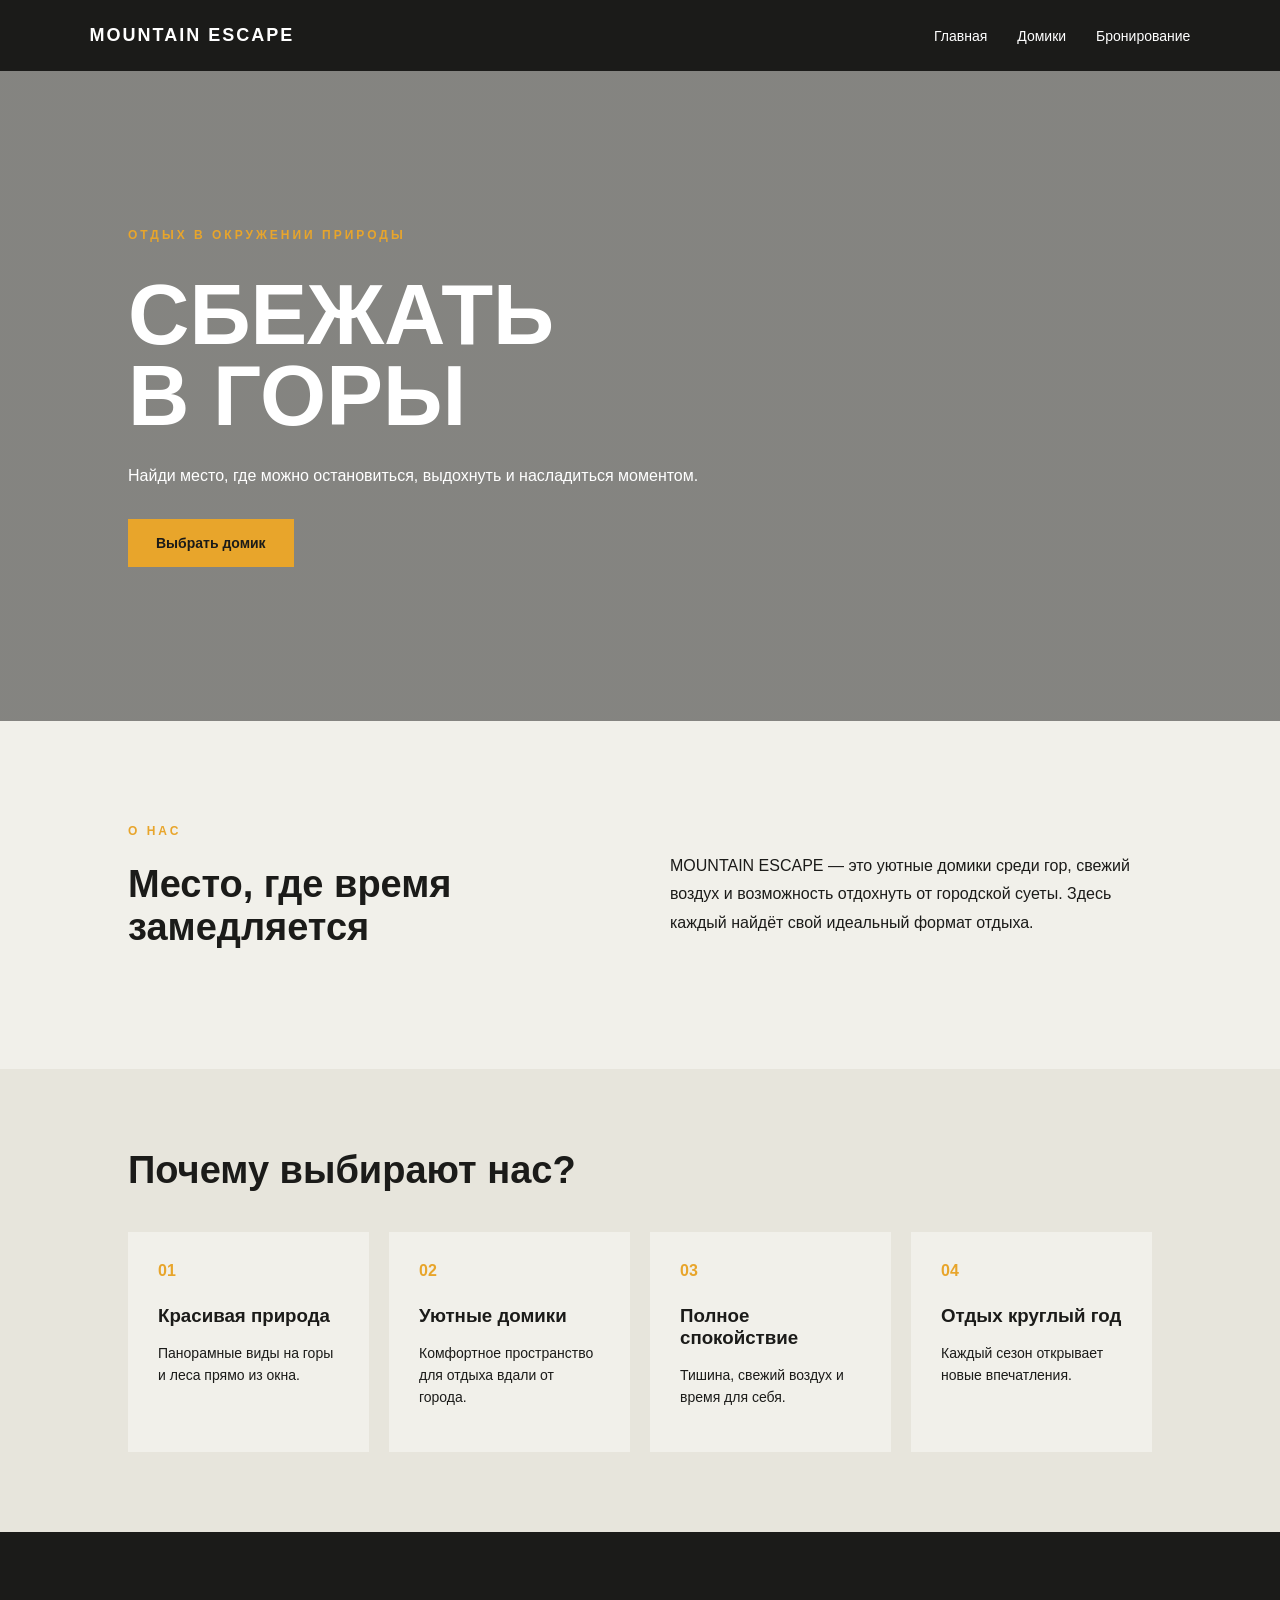
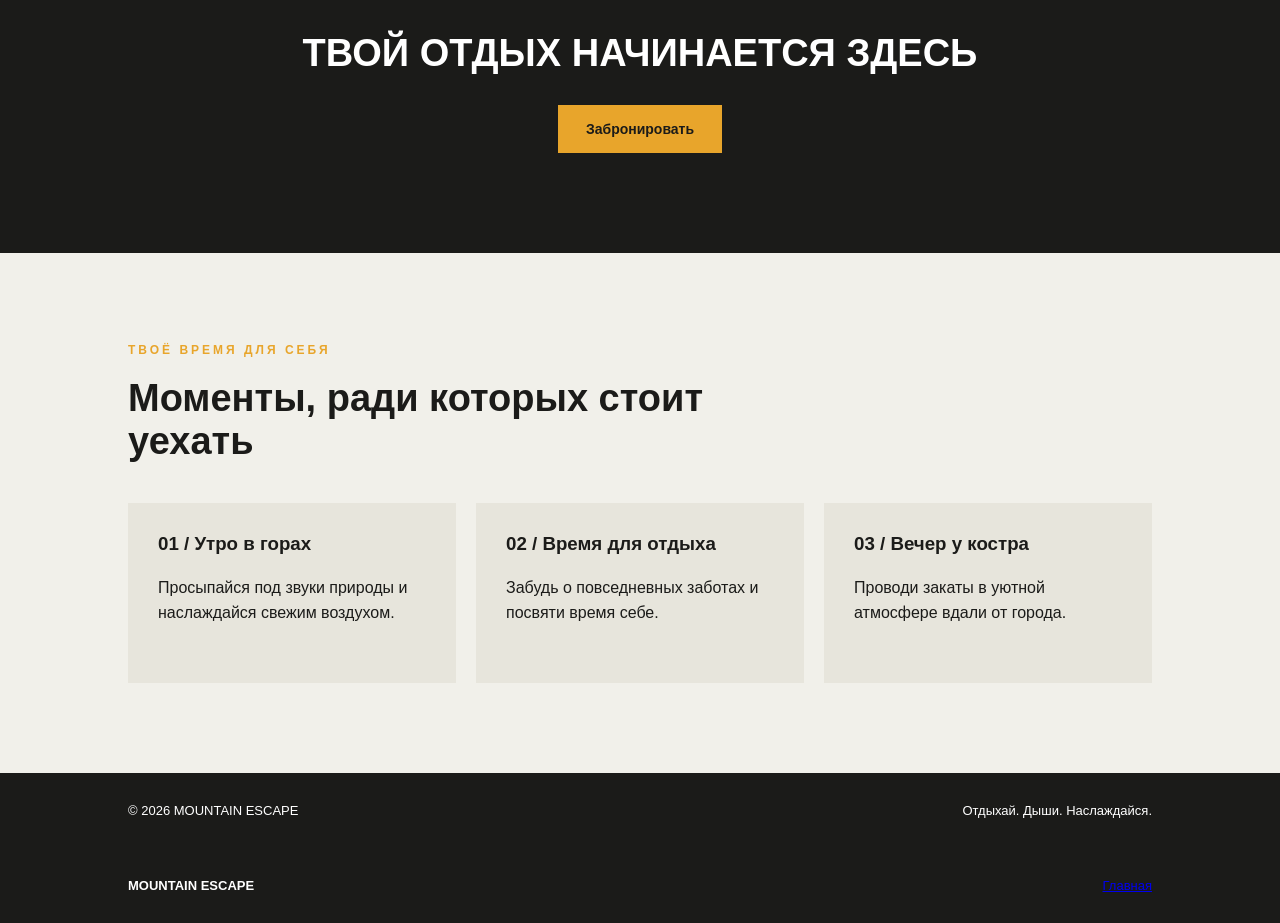
<file: index.html>
<!DOCTYPE html>
<html lang="ru">
<head>
    <meta charset="UTF-8">
    <meta name="viewport" content="width=device-width, initial-scale=1.0">
    <title>MOUNTAIN ESCAPE — Отдых в горах</title>
    <link rel="stylesheet" href="style.css">
</head>
<body>

<header>
    <div class="logo">MOUNTAIN ESCAPE</div>

    <nav>
        <a href="index.html">Главная</a>
        <a href="houses.html">Домики</a>
        <a href="booking.html">Бронирование</a>
    </nav>
</header>

<section class="hero">
    <div class="hero-content">
        <p class="small-title">ОТДЫХ В ОКРУЖЕНИИ ПРИРОДЫ</p>
        <h1>СБЕЖАТЬ<br>В ГОРЫ</h1>
        <p>Найди место, где можно остановиться, выдохнуть и насладиться моментом.</p>
        <a href="houses.html" class="button">Выбрать домик</a>
    </div>
</section>

<section class="about">
    <div>
        <p class="small-title">О НАС</p>
        <h2>Место, где время замедляется</h2>
    </div>

    <p>
        MOUNTAIN ESCAPE — это уютные домики среди гор,
        свежий воздух и возможность отдохнуть от городской суеты.
        Здесь каждый найдёт свой идеальный формат отдыха.
    </p>
</section>

<section class="features">
    <h2>Почему выбирают нас?</h2>

    <div class="cards">
        <div class="card">
            <span>01</span>
            <h3>Красивая природа</h3>
            <p>Панорамные виды на горы и леса прямо из окна.</p>
        </div>

        <div class="card">
            <span>02</span>
            <h3>Уютные домики</h3>
            <p>Комфортное пространство для отдыха вдали от города.</p>
        </div>

        <div class="card">
            <span>03</span>
            <h3>Полное спокойствие</h3>
            <p>Тишина, свежий воздух и время для себя.</p>
        </div>

        <div class="card">
            <span>04</span>
            <h3>Отдых круглый год</h3>
            <p>Каждый сезон открывает новые впечатления.</p>
        </div>
    </div>
</section>

<section class="banner">
    <h2>ТВОЙ ОТДЫХ НАЧИНАЕТСЯ ЗДЕСЬ</h2>
    <a href="booking.html" class="button">Забронировать</a>
</section>
<section class="moments">
    <p class="small-title">ТВОЁ ВРЕМЯ ДЛЯ СЕБЯ</p>
    <h2>Моменты, ради которых стоит уехать</h2>

    <div class="moments-cards">
        <div>
            <h3>01 / Утро в горах</h3>
            <p>Просыпайся под звуки природы и наслаждайся свежим воздухом.</p>
        </div>

        <div>
            <h3>02 / Время для отдыха</h3>
            <p>Забудь о повседневных заботах и посвяти время себе.</p>
        </div>

        <div>
            <h3>03 / Вечер у костра</h3>
            <p>Проводи закаты в уютной атмосфере вдали от города.</p>
        </div>
    </div>
</section>

<footer>
    <p>© 2026 MOUNTAIN ESCAPE</p>
    <p>Отдыхай. Дыши. Наслаждайся.</p>
</footer>

</body>
</html>

</main><footer class="footer"><strong>MOUNTAIN ESCAPE</strong><div class="footer-links"><a href="index.html">Главная</a><a
</file>
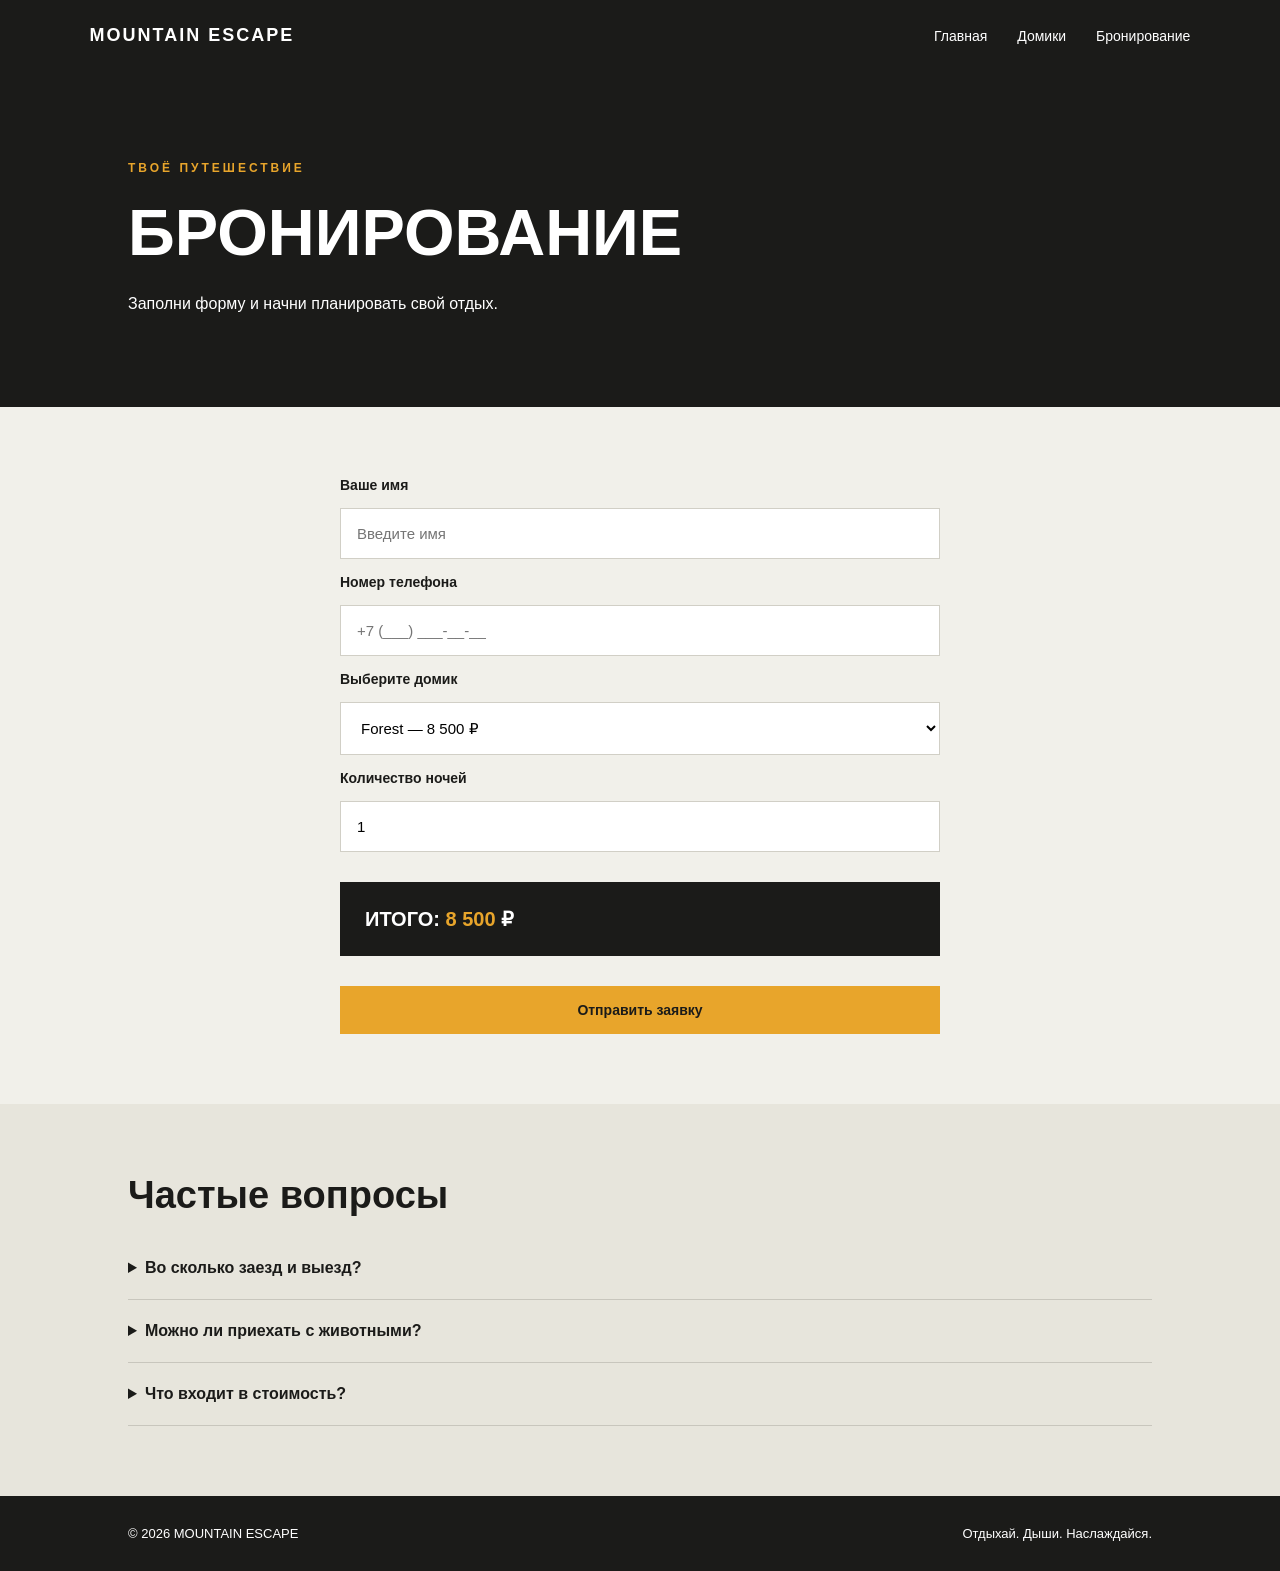
<file: booking.html>
<!DOCTYPE html>
<html lang="ru">
<head>
    <meta charset="UTF-8">
    <meta name="viewport" content="width=device-width, initial-scale=1.0">
    <title>Бронирование — MOUNTAIN ESCAPE</title>
    <link rel="stylesheet" href="style.css">
</head>
<body>

<header>
    <div class="logo">MOUNTAIN ESCAPE</div>

    <nav>
        <a href="index.html">Главная</a>
        <a href="houses.html">Домики</a>
        <a href="booking.html">Бронирование</a>
    </nav>
</header>

<section class="page-title">
    <p class="small-title">ТВОЁ ПУТЕШЕСТВИЕ</p>
    <h1>БРОНИРОВАНИЕ</h1>
    <p>Заполни форму и начни планировать свой отдых.</p>
</section>

<section class="booking">

    <form id="bookingForm">

        <label>Ваше имя</label>
        <input type="text" placeholder="Введите имя" required>

        <label>Номер телефона</label>
        <input type="tel" placeholder="+7 (___) ___-__-__" required>

        <label>Выберите домик</label>
        <select id="house">
            <option value="8500">Forest — 8 500 ₽</option>
            <option value="11000">Peak — 11 000 ₽</option>
            <option value="14500">A-Frame — 14 500 ₽</option>
        </select>

        <label>Количество ночей</label>
        <input type="number" id="nights" min="1" value="1">

        <div class="price">
            ИТОГО: <span id="total">8 500</span> ₽
        </div>

        <button type="submit" class="button">Отправить заявку</button>

    </form>

</section>

<section class="faq">
    <h2>Частые вопросы</h2>

    <details>
        <summary>Во сколько заезд и выезд?</summary>
        <p>Заезд с 14:00, выезд до 12:00.</p>
    </details>

    <details>
        <summary>Можно ли приехать с животными?</summary>
        <p>Возможность размещения с животными уточняется при бронировании.</p>
    </details>

    <details>
        <summary>Что входит в стоимость?</summary>
        <p>В стоимость входит проживание в выбранном домике.</p>
    </details>
</section>

<footer>
    <p>© 2026 MOUNTAIN ESCAPE</p>
    <p>Отдыхай. Дыши. Наслаждайся.</p>
</footer>

<script>
    let house = document.getElementById("house");
    let nights = document.getElementById("nights");
    let total = document.getElementById("total");

    function calculatePrice() {
        let price = Number(house.value);
        let count = Number(nights.value);

        if (count < 1) {
            count = 1;
            nights.value = 1;
        }

        total.textContent = (price * count).toLocaleString("ru-RU");
    }

    house.addEventListener("change", calculatePrice);
    nights.addEventListener("input", calculatePrice);

    document.getElementById("bookingForm").addEventListener("submit", function(event) {
        event.preventDefault();
        alert("Спасибо! Ваша заявка отправлена.");
    });
</script>

</body>
</html>
</file>
<file: style.css>
* {
    margin: 0;
    padding: 0;
    box-sizing: border-box;
}

body {
    font-family: 'Inter', sans-serif;
    background: #F1F0EA;
    color: #1B1B19;
}

/* ШАПКА */

header {
    background: #1B1B19;
    color: white;
    padding: 25px 7%;
    display: flex;
    justify-content: space-between;
    align-items: center;
}

.logo {
    font-size: 18px;
    font-weight: 800;
    letter-spacing: 2px;
}

nav {
    display: flex;
    gap: 30px;
}

nav a {
    color: white;
    text-decoration: none;
    font-size: 14px;
    transition: 0.3s;
}

nav a:hover {
    color: #E8A52B;
}

/* ГЛАВНЫЙ ЭКРАН */

.hero {
    min-height: 650px;
    background:
        linear-gradient(rgba(0,0,0,0.45), rgba(0,0,0,0.45)),
        url('https://сипспецстрой.рф/wp-content/webp-express/webp-images/uploads/2026/06/photorealistic-wooden-house-with-timber-structure-1-rotated.jpg.webp') center/cover;
    color: white;
    display: flex;
    align-items: center;
    padding: 80px 10%;
}

.hero-content {
    max-width: 650px;
}

.small-title {
    color: #E8A52B;
    font-size: 12px;
    font-weight: 700;
    letter-spacing: 3px;
    margin-bottom: 20px;
}

.hero h1 {
    font-size: 85px;
    line-height: 0.95;
    margin-bottom: 25px;
}

.hero p {
    line-height: 1.7;
    margin-bottom: 30px;
}

/* КНОПКИ */

.button {
    display: inline-block;
    background: #E8A52B;
    color: #1B1B19;
    padding: 16px 28px;
    border: none;
    text-decoration: none;
    font-family: inherit;
    font-size: 14px;
    font-weight: 700;
    cursor: pointer;
    transition: 0.3s;
}

.button:hover {
    background: #1B1B19;
    color: white;
}

/* О НАС */

.about {
    padding: 100px 10%;
    display: grid;
    grid-template-columns: 1fr 1fr;
    gap: 60px;
    align-items: center;
}

h2 {
    font-size: 38px;
    margin-bottom: 20px;
}

.about p {
    line-height: 1.8;
}

/* ПРЕИМУЩЕСТВА */

.features {
    padding: 80px 10%;
    background: #E7E5DC;
}

.features h2 {
    margin-bottom: 40px;
}

.cards {
    display: grid;
    grid-template-columns: repeat(4, 1fr);
    gap: 20px;
}

.card {
    background: #F1F0EA;
    padding: 30px;
    min-height: 220px;
}

.card span {
    color: #E8A52B;
    font-weight: 800;
}

.card h3 {
    margin: 25px 0 15px;
}

.card p {
    font-size: 14px;
    line-height: 1.6;
}

/* БАННЕР */

.banner {
    padding: 100px 10%;
    background: #1B1B19;
    color: white;
    text-align: center;
}

.banner h2 {
    margin-bottom: 30px;
}

/* ЗАГОЛОВКИ ВНУТРЕННИХ СТРАНИЦ */

.page-title {
    padding: 90px 10%;
    background: #1B1B19;
    color: white;
}

.page-title h1 {
    font-size: 65px;
    margin-bottom: 20px;
}

.page-title p:last-child {
    line-height: 1.7;
}

/* ДОМИКИ */

.houses {
    padding: 80px 10%;
    display: grid;
    grid-template-columns: repeat(3, 1fr);
    gap: 25px;
}

.house-card {
    background: white;
}

.house-card img {
    width: 100%;
    height: 260px;
    object-fit: cover;
}

.house-info {
    padding: 25px;
}

.house-info h2 {
    font-size: 25px;
}

.house-info p {
    line-height: 1.6;
    margin-bottom: 20px;
}

.house-info h3 {
    margin-bottom: 20px;
    color: #B77A0B;
}

/* БРОНИРОВАНИЕ */

.booking {
    padding: 70px 10%;
}

.booking form {
    max-width: 600px;
    margin: auto;
    display: flex;
    flex-direction: column;
    gap: 15px;
}

.booking label {
    font-size: 14px;
    font-weight: 600;
}

.booking input,
.booking select {
    padding: 16px;
    border: 1px solid #D1CFC6;
    background: white;
    font-family: inherit;
    font-size: 15px;
}

.price {
    background: #1B1B19;
    color: white;
    padding: 25px;
    font-weight: 700;
    font-size: 20px;
    margin: 15px 0;
}

.price span {
    color: #E8A52B;
}

/* ВОПРОСЫ */

.faq {
    padding: 70px 10%;
    background: #E7E5DC;
}

.faq details {
    padding: 22px 0;
    border-bottom: 1px solid #C8C6BD;
}

.faq summary {
    font-weight: 600;
    cursor: pointer;
}

.faq details p {
    margin-top: 15px;
    line-height: 1.6;
}

/* ПОДВАЛ */

footer {
    background: #1B1B19;
    color: white;
    padding: 30px 10%;
    display: flex;
    justify-content: space-between;
    font-size: 13px;
}

/* НОВЫЙ БЛОК */

.moments {
    padding: 90px 10%;
}

.moments h2 {
    max-width: 600px;
    margin-bottom: 40px;
}

.moments-cards {
    display: grid;
    grid-template-columns: repeat(3, 1fr);
    gap: 20px;
}

.moments-cards div {
    background: #E7E5DC;
    padding: 30px;
    min-height: 180px;
}

.moments-cards h3 {
    margin-bottom: 20px;
}

.moments-cards p {
    line-height: 1.6;
}

@media (max-width: 768px) {
    .moments-cards {
        grid-template-columns: 1fr;
    }
}
</file>
